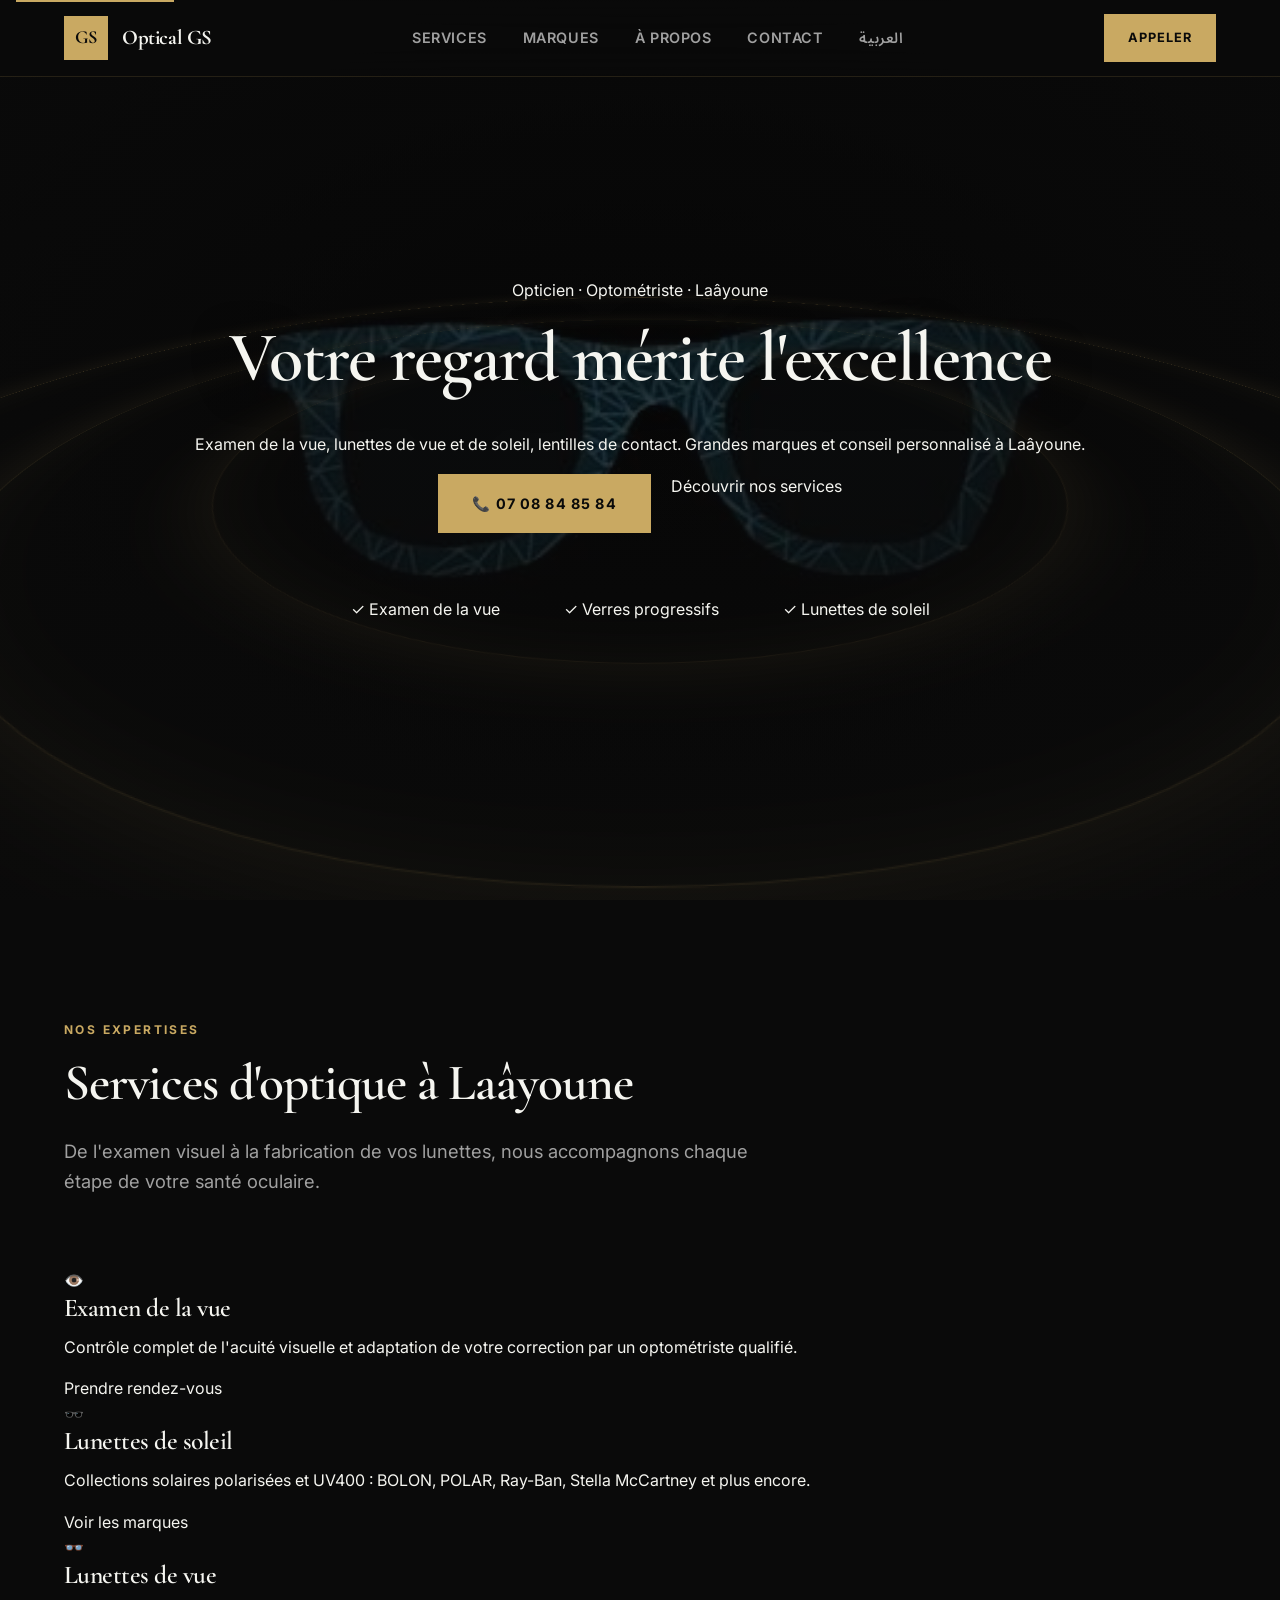
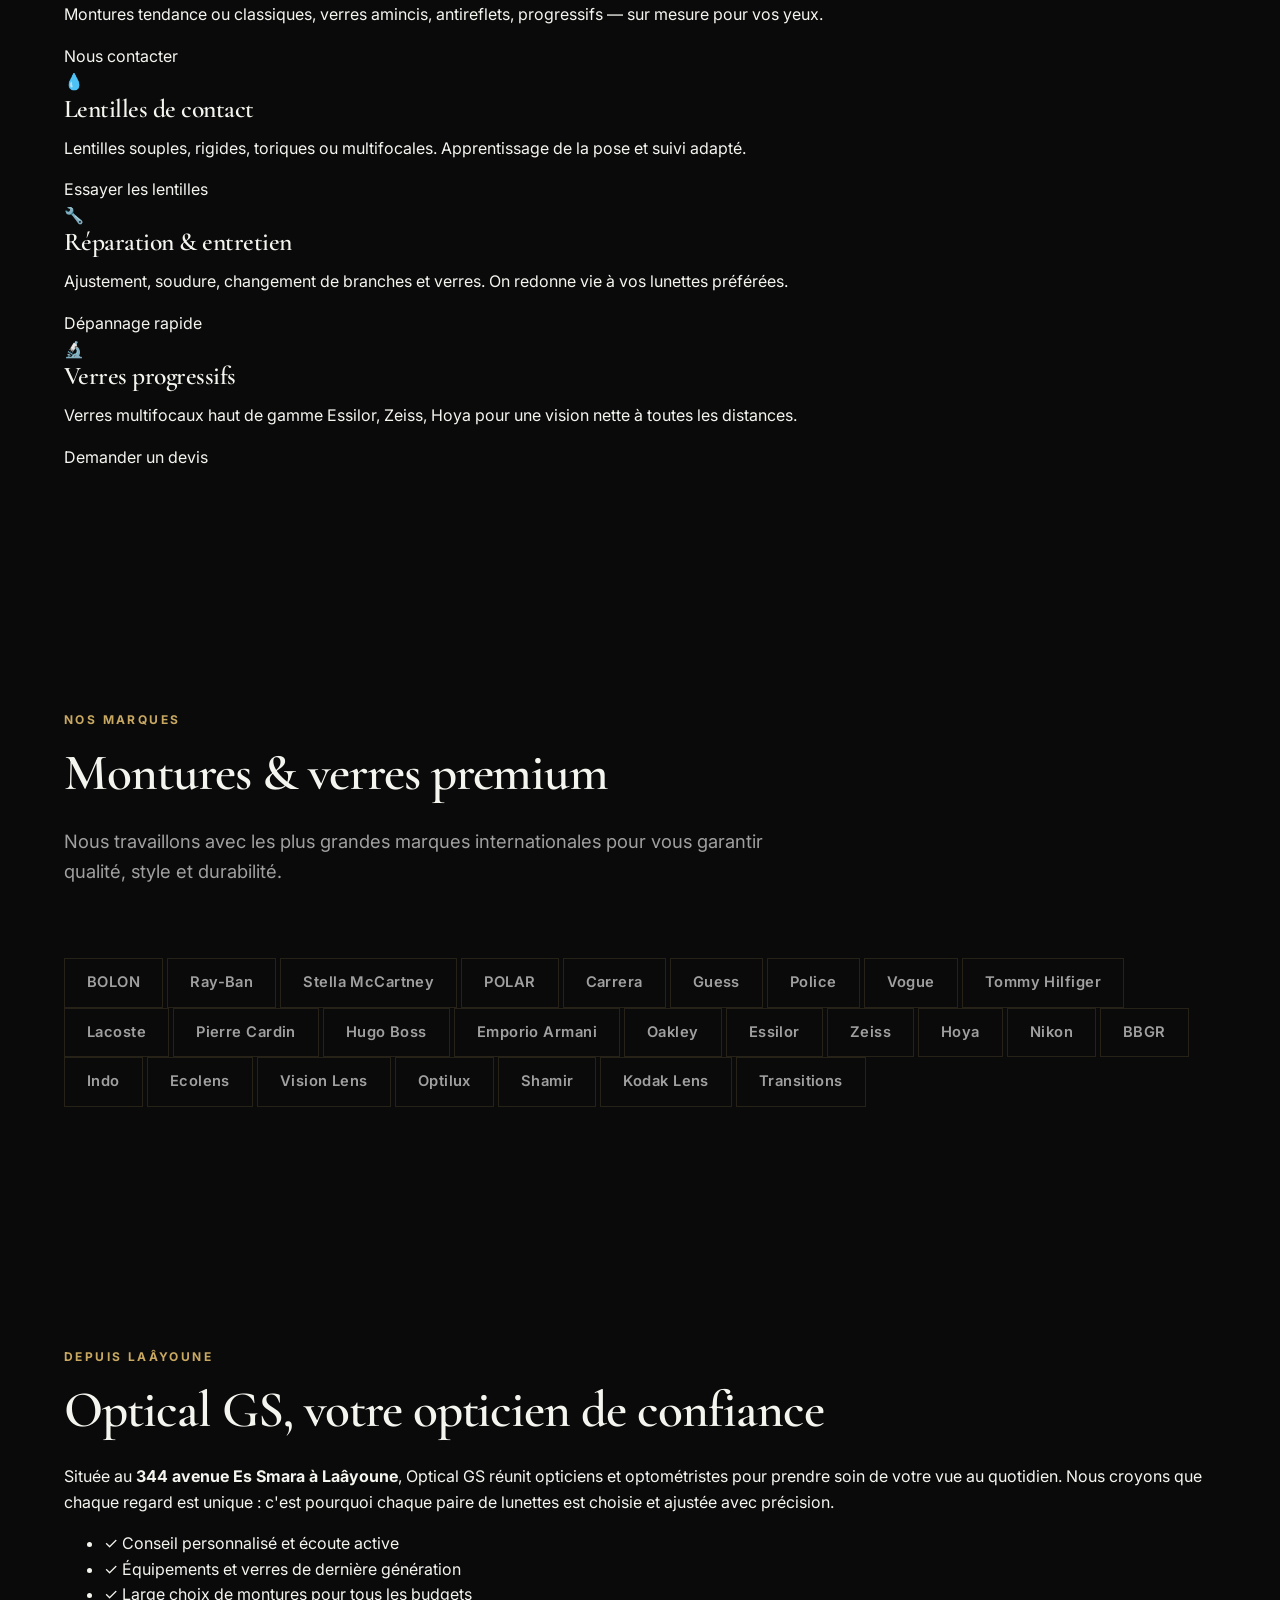
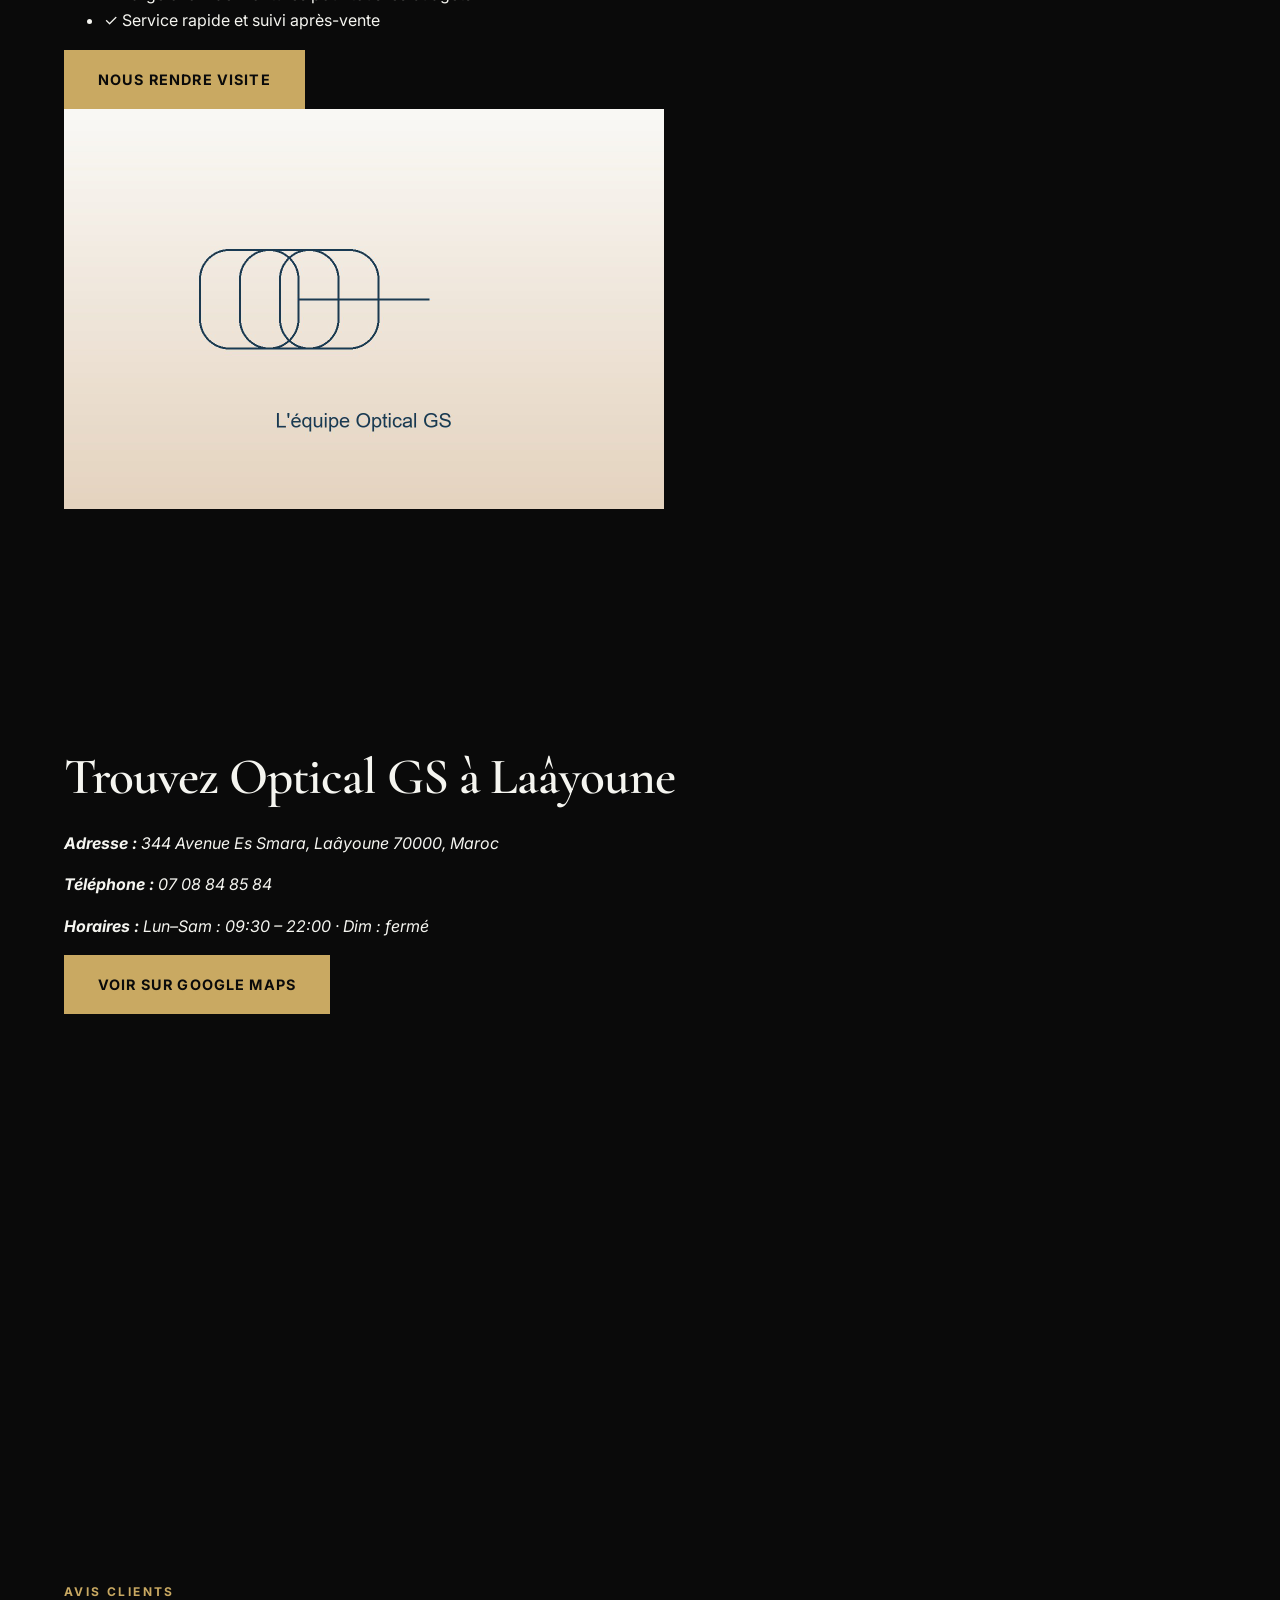
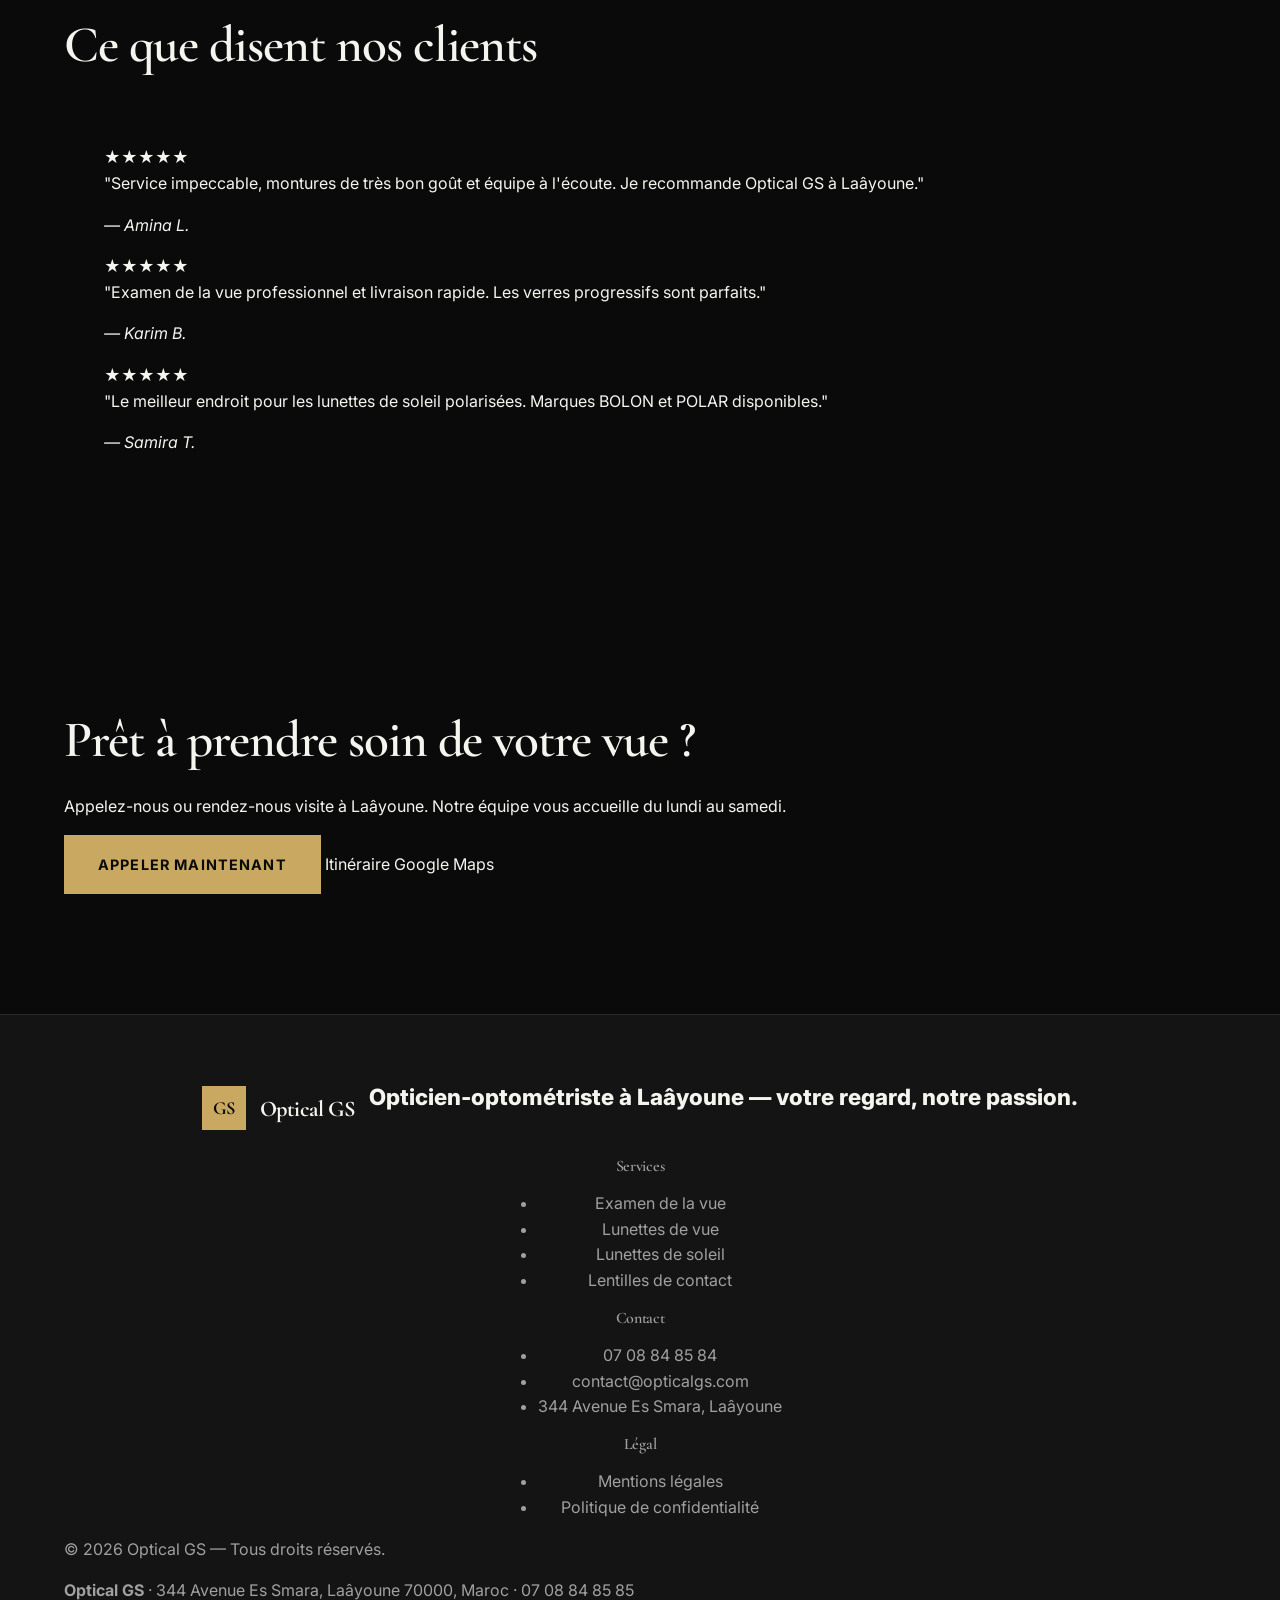
<file: index.html>
<!DOCTYPE html>
<html lang="fr">
<head>
  <meta charset="UTF-8">
  <meta name="viewport" content="width=device-width, initial-scale=1.0">
  <title>Optical GS — Opticien Optométriste à Laâyoune | Lunettes & Lentilles</title>
  <meta name="description" content="Optical GS, opticien-optométriste à Laâyoune, 344 avenue Es Smara. Examen de la vue, lunettes de vue et de soleil, lentilles de contact, verres progressifs. Marques BOLON, POLAR, Ray-Ban, Stella McCartney, Essilor, Zeiss.">
  <meta name="keywords" content="opticien Laâyoune, optométriste Laâyoune, lunettes de soleil Laâyoune, lentilles de contact, examen de la vue, bssassi, بصاصير, نظارات طبية, BOLON, POLAR, Ray-Ban">
  
  <link rel="canonical" href="https://opticalgs.com/">
  <link rel="alternate" hreflang="fr" href="https://opticalgs.com/">
  <link rel="alternate" hreflang="ar" href="https://opticalgs.com/ar/">
  <link rel="alternate" hreflang="x-default" href="https://opticalgs.com/">
  
  <meta property="og:locale" content="fr_FR">
  <meta property="og:title" content="Optical GS — Opticien Optométriste à Laâyoune">
  <meta property="og:description" content="Examen de la vue, lunettes de soleil, lentilles de contact. Marques BOLON, POLAR, Ray-Ban, Essilor.">
  <meta property="og:type" content="business.business">
  <meta property="og:url" content="https://opticalgs.com">
  <meta property="og:image" content="https://opticalgs.com/assets/og-image.jpg">
  <meta property="og:image:width" content="1200">
  <meta property="og:image:height" content="630">
  <meta property="business:contact_data:street_address" content="344 Avenue Es Smara">
  <meta property="business:contact_data:locality" content="Laâyoune">
  <meta property="business:contact_data:postal_code" content="70000">
  <meta property="business:contact_data:country_name" content="Morocco">
  
  <meta name="twitter:card" content="summary_large_image">
  <meta name="twitter:title" content="Optical GS — Opticien Optométriste à Laâyoune">
  <meta name="twitter:description" content="Examen de la vue, lunettes de soleil, lentilles de contact. Marques BOLON, POLAR, Ray-Ban.">
  <meta name="twitter:image" content="https://opticalgs.com/assets/og-image.jpg">
  
  <link rel="icon" href="data:image/svg+xml,%3Csvg xmlns='http://www.w3.org/2000/svg' viewBox='0 0 100 100'%3E%3Ctext y='.9em' font-size='90'%3E👓%3C/text%3E%3C/svg%3E">
  <link rel="apple-touch-icon" href="assets/apple-touch-icon.png">
  
  <link rel="preconnect" href="https://fonts.googleapis.com">
  <link rel="preconnect" href="https://fonts.gstatic.com" crossorigin>
  <link href="https://fonts.googleapis.com/css2?family=Inter:wght@300;400;500;600;700;800&family=Cormorant+Garamond:ital,wght@0,400;0,500;0,600;0,700;1,400&family=Noto+Sans+Arabic:wght@400;500;600;700&display=swap" rel="stylesheet">
  
  <link rel="stylesheet" href="styles.css">
  
  <script type="application/ld+json">
  {
    "@context": "https://schema.org",
    "@type": "Optician",
    "@id": "https://opticalgs.com/#opticien",
    "name": "Optical GS",
    "alternateName": ["Optical G&S", "OpticalGS", "أوبتيكال جي إس"],
    "description": "Opticien-optométriste à Laâyoune. Examens de la vue, lunettes de vue et de soleil, lentilles de contact, verres progressifs. Marques BOLON, POLAR, Ray-Ban, Stella McCartney, Essilor, Zeiss.",
    "url": "https://opticalgs.com",
    "telephone": "+212708848584",
    "email": "contact@opticalgs.com",
    "address": {
      "@type": "PostalAddress",
      "streetAddress": "344 Avenue Es Smara",
      "addressLocality": "Laâyoune",
      "addressRegion": "Laâyoune-Sakia El Hamra",
      "postalCode": "70000",
      "addressCountry": "MA"
    },
    "geo": {
      "@type": "GeoCoordinates",
      "latitude": "27.154512",
      "longitude": "-13.195392"
    },
    "openingHoursSpecification": [
      {
        "@type": "OpeningHoursSpecification",
        "dayOfWeek": ["Monday", "Tuesday", "Wednesday", "Thursday", "Friday", "Saturday"],
        "opens": "09:30",
        "closes": "22:00"
      }
    ],
    "priceRange": "$$",
    "image": "https://opticalgs.com/assets/og-image.jpg",
    "logo": "https://opticalgs.com/assets/logo.png",
    "areaServed": {
      "@type": "City",
      "name": "Laâyoune"
    },
    "sameAs": [
      "https://maps.app.goo.gl/qfG16dKSoZ9LFchX7",
      "https://www.instagram.com/opticalgs.sud"
    ],
    "hasOfferCatalog": {
      "@type": "OfferCatalog",
      "name": "Services optiques",
      "itemListElement": [
        {"@type": "Offer", "itemOffered": {"@type": "Service", "name": "Examen de la vue"}},
        {"@type": "Offer", "itemOffered": {"@type": "Service", "name": "Lunettes de vue"}},
        {"@type": "Offer", "itemOffered": {"@type": "Service", "name": "Lunettes de soleil"}},
        {"@type": "Offer", "itemOffered": {"@type": "Service", "name": "Lentilles de contact"}},
        {"@type": "Offer", "itemOffered": {"@type": "Service", "name": "Verres progressifs"}}
      ]
    }
  }
  </script>
</head>
<body>
  <a href="#main" class="skip-link">Aller au contenu</a>

  <header class="site-header" role="banner">
    <div class="container header-inner">
      <a href="/" class="brand" aria-label="Optical GS — Accueil">
        <span class="brand-mark">GS</span>
        <span class="brand-text">Optical GS</span>
      </a>
      <button class="nav-toggle" aria-label="Ouvrir le menu" aria-expanded="false" aria-controls="main-nav">
        <span></span><span></span><span></span>
      </button>
      <nav id="main-nav" class="main-nav" role="navigation" aria-label="Navigation principale">
        <ul>
          <li><a href="#services">Services</a></li>
          <li><a href="#marques">Marques</a></li>
          <li><a href="#apropos">À propos</a></li>
          <li><a href="#contact">Contact</a></li>
          <li><a href="ar/index.html" lang="ar" dir="rtl">العربية</a></li>
        </ul>
      </nav>
      <a href="tel:+212708848584" class="header-cta btn-primary">Appeler</a>
    </div>
  </header>

  <main id="main">
    <!-- Hero with video background + 3D depth -->
    <section class="hero" role="region" aria-label="Opticien optométriste à Laâyoune">
      <div class="hero-video" aria-hidden="true">
        <video autoplay muted loop playsinline preload="metadata" poster="assets/hero-poster.jpg">
          <source src="assets/hero-video.mp4" type="video/mp4">
        </video>
        <div class="hero-video-overlay"></div>
      </div>
      <div class="hero-depth" aria-hidden="true">
        <div class="depth-ring ring-1"></div>
        <div class="depth-ring ring-2"></div>
        <div class="depth-ring ring-3"></div>
        <div class="depth-glow"></div>
      </div>
      <div class="container hero-content">
        <p class="hero-eyebrow">Opticien · Optométriste · Laâyoune</p>
        <h1>Votre regard mérite l'excellence</h1>
        <p class="hero-subtitle">Examen de la vue, lunettes de vue et de soleil, lentilles de contact. Grandes marques et conseil personnalisé à Laâyoune.</p>
        <div class="hero-actions">
          <a href="tel:+212708848584" class="btn-primary btn-lg">📞 07 08 84 85 84</a>
          <a href="#services" class="btn-outline btn-lg">Découvrir nos services</a>
        </div>
        <div class="hero-trust">
          <span class="trust-badge">✓ Examen de la vue</span>
          <span class="trust-badge">✓ Verres progressifs</span>
          <span class="trust-badge">✓ Lunettes de soleil</span>
        </div>
      </div>
    </section>

    <!-- Services -->
    <section id="services" class="section section-dark">
      <div class="container">
        <div class="section-header">
          <p class="section-eyebrow">Nos expertises</p>
          <h2>Services d'optique à Laâyoune</h2>
          <p class="section-subtitle">De l'examen visuel à la fabrication de vos lunettes, nous accompagnons chaque étape de votre santé oculaire.</p>
        </div>
        <div class="grid-3">
          <article class="card tilt-card" data-tilt>
            <div class="card-icon" aria-hidden="true">👁️</div>
            <h3>Examen de la vue</h3>
            <p>Contrôle complet de l'acuité visuelle et adaptation de votre correction par un optométriste qualifié.</p>
            <a href="tel:+212708848584" class="card-link">Prendre rendez-vous</a>
          </article>
          <article class="card tilt-card" data-tilt>
            <div class="card-icon" aria-hidden="true">🕶️</div>
            <h3>Lunettes de soleil</h3>
            <p>Collections solaires polarisées et UV400 : BOLON, POLAR, Ray-Ban, Stella McCartney et plus encore.</p>
            <a href="#marques" class="card-link">Voir les marques</a>
          </article>
          <article class="card tilt-card" data-tilt>
            <div class="card-icon" aria-hidden="true">👓</div>
            <h3>Lunettes de vue</h3>
            <p>Montures tendance ou classiques, verres amincis, antireflets, progressifs — sur mesure pour vos yeux.</p>
            <a href="tel:+212708848584" class="card-link">Nous contacter</a>
          </article>
          <article class="card tilt-card" data-tilt>
            <div class="card-icon" aria-hidden="true">💧</div>
            <h3>Lentilles de contact</h3>
            <p>Lentilles souples, rigides, toriques ou multifocales. Apprentissage de la pose et suivi adapté.</p>
            <a href="tel:+212708848584" class="card-link">Essayer les lentilles</a>
          </article>
          <article class="card tilt-card" data-tilt>
            <div class="card-icon" aria-hidden="true">🔧</div>
            <h3>Réparation & entretien</h3>
            <p>Ajustement, soudure, changement de branches et verres. On redonne vie à vos lunettes préférées.</p>
            <a href="tel:+212708848584" class="card-link">Dépannage rapide</a>
          </article>
          <article class="card tilt-card" data-tilt>
            <div class="card-icon" aria-hidden="true">🔬</div>
            <h3>Verres progressifs</h3>
            <p>Verres multifocaux haut de gamme Essilor, Zeiss, Hoya pour une vision nette à toutes les distances.</p>
            <a href="tel:+212708848584" class="card-link">Demander un devis</a>
          </article>
        </div>
      </div>
    </section>

    <!-- Marques -->
    <section id="marques" class="section section-light">
      <div class="container">
        <div class="section-header">
          <p class="section-eyebrow">Nos marques</p>
          <h2>Montures & verres premium</h2>
          <p class="section-subtitle">Nous travaillons avec les plus grandes marques internationales pour vous garantir qualité, style et durabilité.</p>
        </div>
        <div class="brands-grid" role="list" aria-label="Marques disponibles chez Optical GS">
          <span class="brand-chip" role="listitem">BOLON</span>
          <span class="brand-chip" role="listitem">Ray-Ban</span>
          <span class="brand-chip" role="listitem">Stella McCartney</span>
          <span class="brand-chip" role="listitem">POLAR</span>
          <span class="brand-chip" role="listitem">Carrera</span>
          <span class="brand-chip" role="listitem">Guess</span>
          <span class="brand-chip" role="listitem">Police</span>
          <span class="brand-chip" role="listitem">Vogue</span>
          <span class="brand-chip" role="listitem">Tommy Hilfiger</span>
          <span class="brand-chip" role="listitem">Lacoste</span>
          <span class="brand-chip" role="listitem">Pierre Cardin</span>
          <span class="brand-chip" role="listitem">Hugo Boss</span>
          <span class="brand-chip" role="listitem">Emporio Armani</span>
          <span class="brand-chip" role="listitem">Oakley</span>
          <span class="brand-chip" role="listitem">Essilor</span>
          <span class="brand-chip" role="listitem">Zeiss</span>
          <span class="brand-chip" role="listitem">Hoya</span>
          <span class="brand-chip" role="listitem">Nikon</span>
          <span class="brand-chip" role="listitem">BBGR</span>
          <span class="brand-chip" role="listitem">Indo</span>
          <span class="brand-chip" role="listitem">Ecolens</span>
          <span class="brand-chip" role="listitem">Vision Lens</span>
          <span class="brand-chip" role="listitem">Optilux</span>
          <span class="brand-chip" role="listitem">Shamir</span>
          <span class="brand-chip" role="listitem">Kodak Lens</span>
          <span class="brand-chip" role="listitem">Transitions</span>
        </div>
      </div>
    </section>

    <!-- À propos -->
    <section id="apropos" class="section section-dark">
      <div class="container split">
        <div class="split-text">
          <p class="section-eyebrow">Depuis Laâyoune</p>
          <h2>Optical GS, votre opticien de confiance</h2>
          <p>Située au <strong>344 avenue Es Smara à Laâyoune</strong>, Optical GS réunit opticiens et optométristes pour prendre soin de votre vue au quotidien. Nous croyons que chaque regard est unique : c'est pourquoi chaque paire de lunettes est choisie et ajustée avec précision.</p>
          <ul class="feature-list">
            <li>✓ Conseil personnalisé et écoute active</li>
            <li>✓ Équipements et verres de dernière génération</li>
            <li>✓ Large choix de montures pour tous les budgets</li>
            <li>✓ Service rapide et suivi après-vente</li>
          </ul>
          <a href="#contact" class="btn-primary">Nous rendre visite</a>
        </div>
        <div class="split-media">
          <img src="assets/about-optical.jpg" alt="Intérieur de la boutique Optical GS à Laâyoune avec des montures exposées" width="600" height="750" loading="lazy">
        </div>
      </div>
    </section>

    <!-- Local SEO block -->
    <section class="section section-local" aria-label="Localisation à Laâyoune">
      <div class="container">
        <div class="local-card">
          <div class="local-info">
            <h2>Trouvez Optical GS à Laâyoune</h2>
            <address itemscope itemtype="https://schema.org/PostalAddress">
              <p><strong>Adresse :</strong> <span itemprop="streetAddress">344 Avenue Es Smara</span>, <span itemprop="addressLocality">Laâyoune</span> <span itemprop="postalCode">70000</span>, <span itemprop="addressCountry">Maroc</span></p>
              <p><strong>Téléphone :</strong> <a href="tel:+212708848584" itemprop="telephone">07 08 84 85 84</a></p>
              <p><strong>Horaires :</strong> Lun–Sam : 09:30 – 22:00 · Dim : fermé</p>
            </address>
            <a href="https://maps.app.goo.gl/qfG16dKSoZ9LFchX7" class="btn-primary" target="_blank" rel="noopener">Voir sur Google Maps</a>
          </div>
          <div class="local-map">
            <iframe 
              src="https://www.google.com/maps/embed?pb=!1m18!1m12!1m3!1d3396.7!2d-13.2033!3d27.1536!2m3!1f0!2f0!3f0!3m2!1i1024!2i768!4f13.1!3m3!1m2!1s0x0%3A0xefbd28365c1eb964!2sOptical+GS!5e0!3m2!1sfr!2sma!4v1700000000000"
              width="100%" 
              height="100%" 
              style="border:0; min-height:320px;" 
              allowfullscreen="" 
              loading="lazy" 
              referrerpolicy="no-referrer-when-downgrade"
              title="Carte Google Maps de Optical GS à Laâyoune"
              aria-label="Localisation de Optical GS sur Google Maps">
            </iframe>
          </div>
        </div>
      </div>
    </section>

    <!-- Avis -->
    <section class="section section-testimonials" aria-label="Avis clients">
      <div class="container">
        <div class="section-header">
          <p class="section-eyebrow">Avis clients</p>
          <h2>Ce que disent nos clients</h2>
        </div>
        <div class="grid-3">
          <blockquote class="testimonial">
            <div class="stars" aria-label="5 étoiles sur 5">★★★★★</div>
            <p>"Service impeccable, montures de très bon goût et équipe à l'écoute. Je recommande Optical GS à Laâyoune."</p>
            <cite>— Amina L.</cite>
          </blockquote>
          <blockquote class="testimonial">
            <div class="stars" aria-label="5 étoiles sur 5">★★★★★</div>
            <p>"Examen de la vue professionnel et livraison rapide. Les verres progressifs sont parfaits."</p>
            <cite>— Karim B.</cite>
          </blockquote>
          <blockquote class="testimonial">
            <div class="stars" aria-label="5 étoiles sur 5">★★★★★</div>
            <p>"Le meilleur endroit pour les lunettes de soleil polarisées. Marques BOLON et POLAR disponibles."</p>
            <cite>— Samira T.</cite>
          </blockquote>
        </div>
      </div>
    </section>

    <!-- Contact / CTA -->
    <section id="contact" class="section section-cta">
      <div class="container cta-content">
        <h2>Prêt à prendre soin de votre vue ?</h2>
        <p>Appelez-nous ou rendez-nous visite à Laâyoune. Notre équipe vous accueille du lundi au samedi.</p>
        <div class="cta-actions">
          <a href="tel:+212708848584" class="btn-primary btn-lg">Appeler maintenant</a>
          <a href="https://maps.app.goo.gl/qfG16dKSoZ9LFchX7" class="btn-outline btn-lg" target="_blank" rel="noopener">Itinéraire Google Maps</a>
        </div>
      </div>
    </section>
  </main>

  <footer class="site-footer" role="contentinfo">
    <div class="container footer-inner">
      <div class="footer-brand">
        <span class="brand-mark">GS</span>
        <span class="brand-text">Optical GS</span>
        <p>Opticien-optométriste à Laâyoune — votre regard, notre passion.</p>
      </div>
      <div class="footer-links">
        <div>
          <h4>Services</h4>
          <ul>
            <li><a href="#services">Examen de la vue</a></li>
            <li><a href="#services">Lunettes de vue</a></li>
            <li><a href="#services">Lunettes de soleil</a></li>
            <li><a href="#services">Lentilles de contact</a></li>
          </ul>
        </div>
        <div>
          <h4>Contact</h4>
          <ul>
            <li><a href="tel:+212708848584">07 08 84 85 84</a></li>
            <li><a href="mailto:contact@opticalgs.com">contact@opticalgs.com</a></li>
            <li>344 Avenue Es Smara, Laâyoune</li>
          </ul>
        </div>
        <div>
          <h4>Légal</h4>
          <ul>
            <li><a href="#">Mentions légales</a></li>
            <li><a href="#">Politique de confidentialité</a></li>
          </ul>
        </div>
      </div>
    </div>
    <div class="container footer-bottom">
      <p>© 2026 Optical GS — Tous droits réservés.</p>
      <p class="nap-footer"><strong>Optical GS</strong> · 344 Avenue Es Smara, Laâyoune 70000, Maroc · <a href="tel:+212708848584">07 08 84 85 85</a></p>
    </div>
  </footer>

  <script src="main.js"></script>
</body>
</html>
</file>
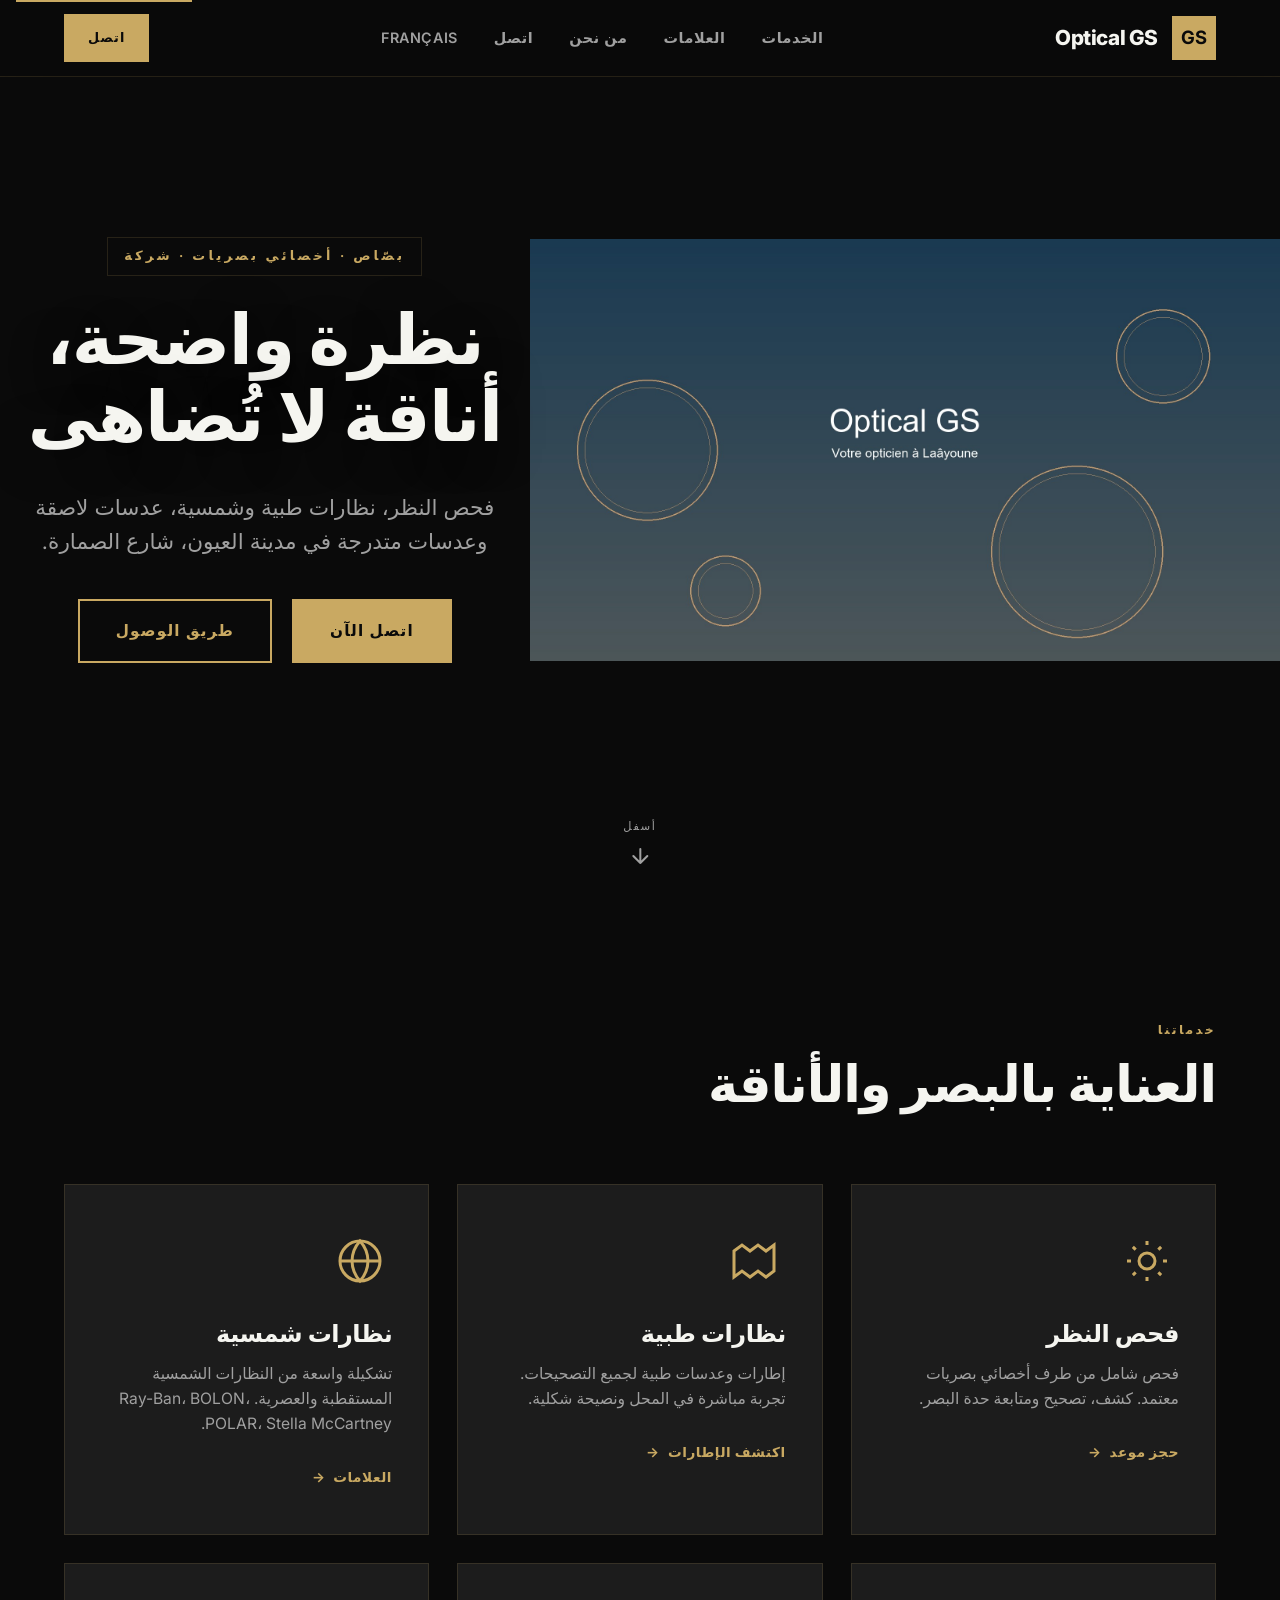
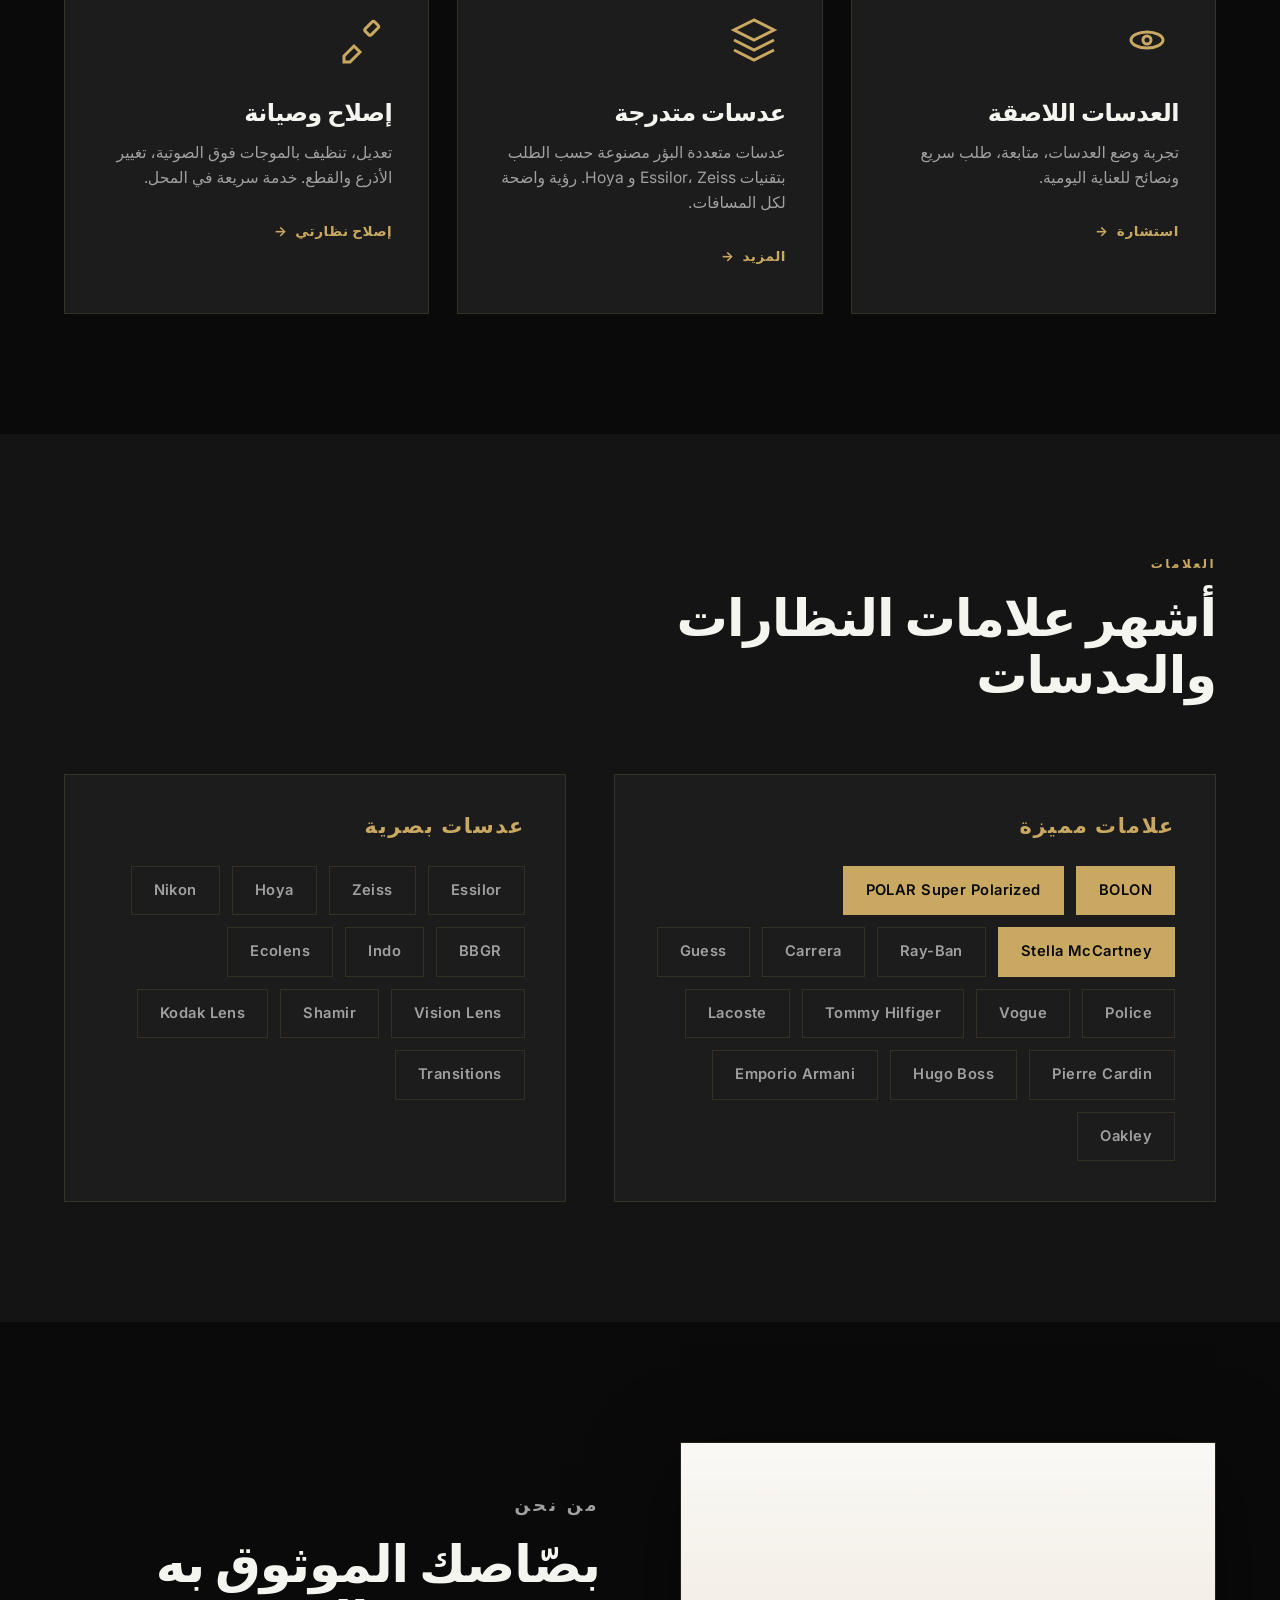
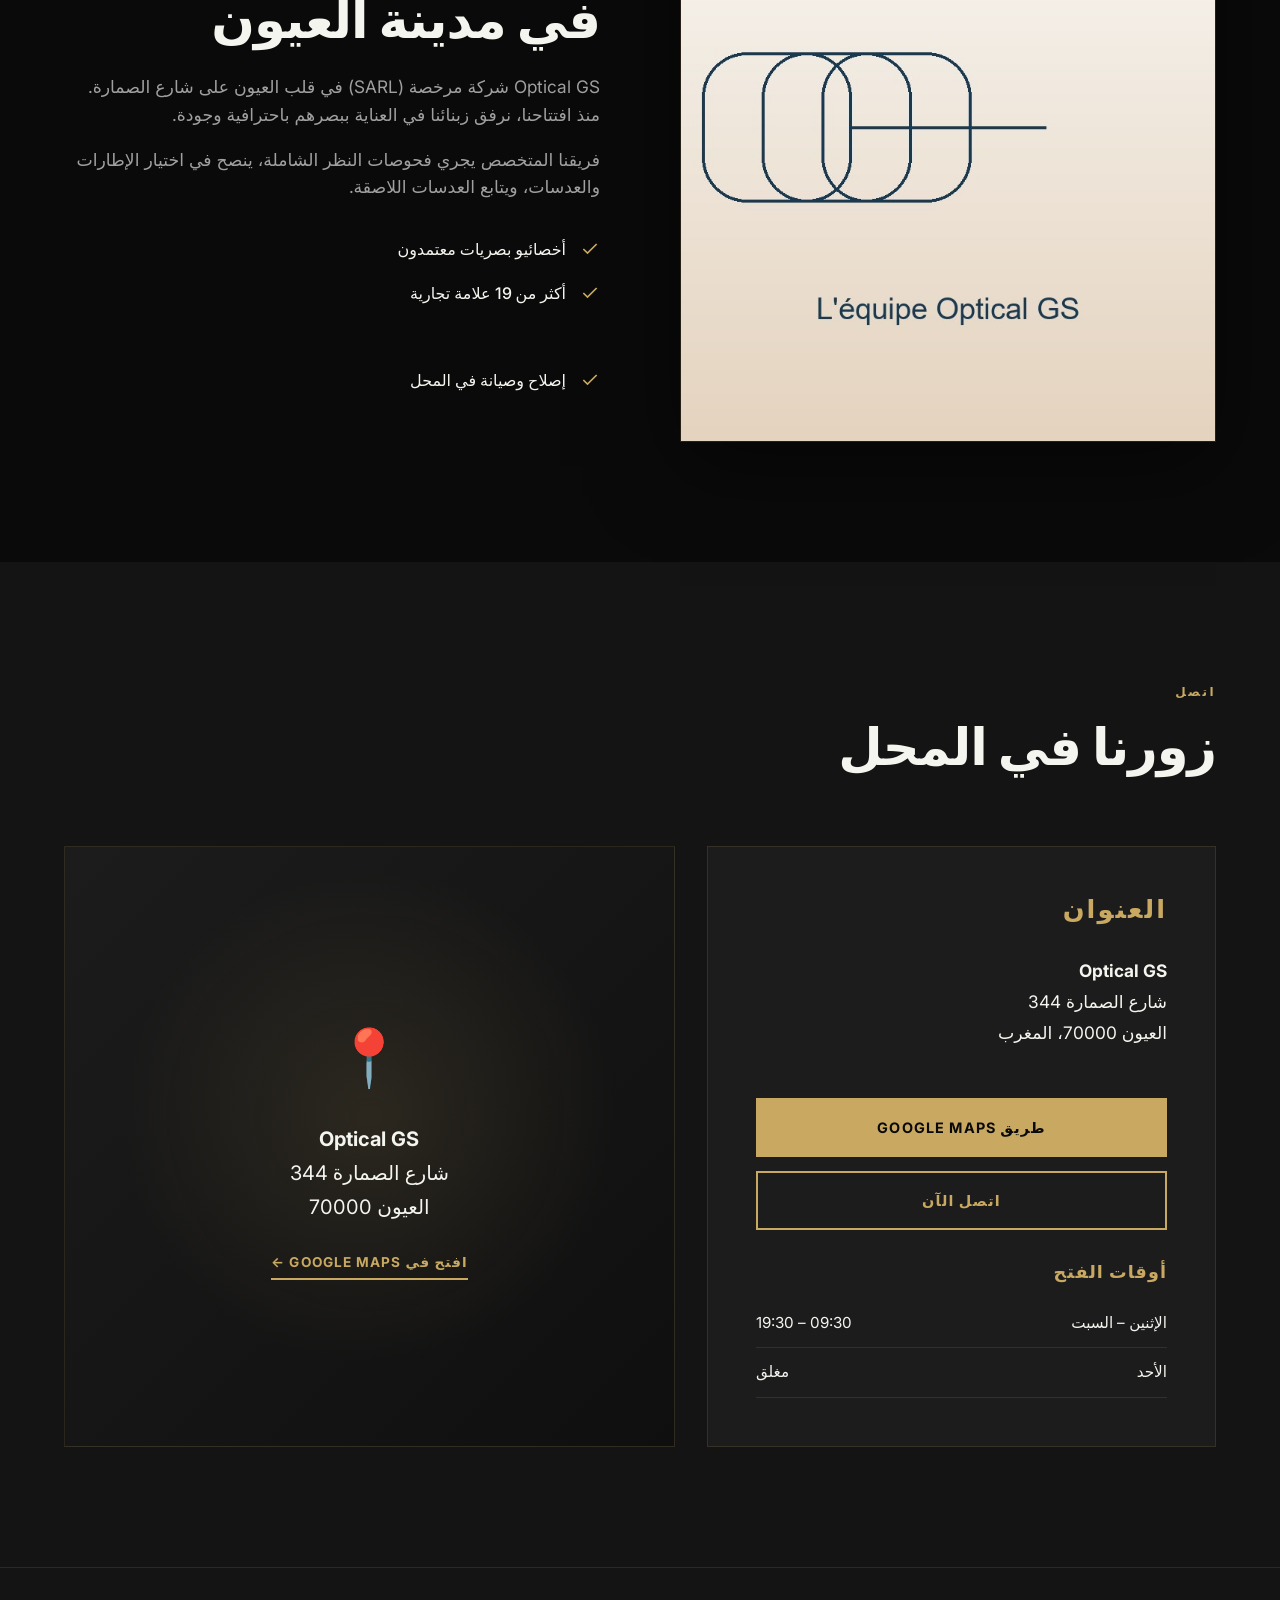
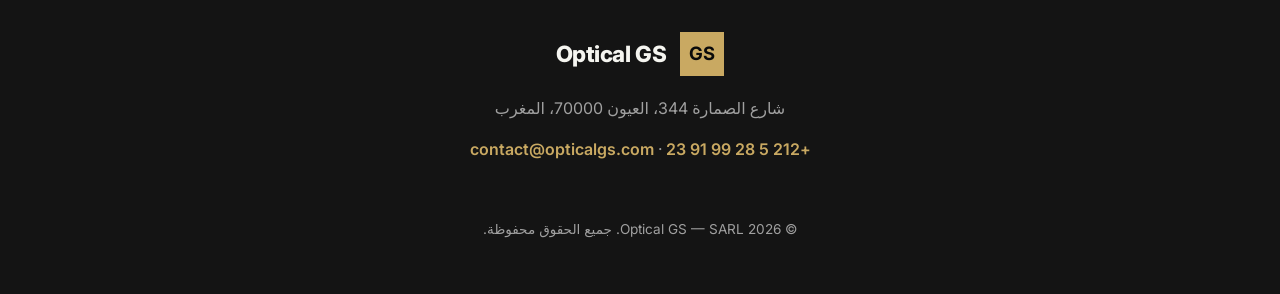
<file: ar/index.html>
<!DOCTYPE html>
<html lang="ar" dir="rtl">
<head>
  <meta charset="UTF-8">
  <meta name="viewport" content="width=device-width, initial-scale=1.0">
  <title>Optical GS — بصّاص و أخصائي بصريات بالعيون</title>
  <meta name="description" content="Optical GS، بصّاص وأخصائي بصريات بمدينة العيون. فحص النظر، نظارات طبية وشمسية، عدسات لاصقة، عدسات متدرجة. توجد علامات BOLON و POLAR و Ray-Ban.">
  <meta property="og:title" content="Optical GS — بصّاص و أخصائي بصريات بالعيون">
  <meta property="og:description" content="فحص النظر، نظارات طبية وشمسية، عدسات لاصقة. العيون، شارع الصمارة.">
  <link rel="preconnect" href="https://fonts.googleapis.com">
  <link rel="preconnect" href="https://fonts.gstatic.com" crossorigin>
  <link href="https://fonts.googleapis.com/css2?family=Inter:wght@400;500;600;700;800&family=Playfair+Display:wght@600;700&display=swap" rel="stylesheet">
  <link rel="stylesheet" href="../styles.css">
  <style>
    :lang(ar) { font-family: 'Inter', 'Noto Sans Arabic', system-ui, sans-serif; }
  </style>
  <script type="application/ld+json">
  {
    "@context": "https://schema.org",
    "@type": "Optician",
    "name": "Optical GS",
    "description": "بصّاص وأخصائي بصريات بالعيون. فحص النظر، نظارات طبية وشمسية، عدسات لاصقة.",
    "address": {
      "@type": "PostalAddress",
      "streetAddress": "344 شارع الصمارة",
      "addressLocality": "العيون",
      "postalCode": "70000",
      "addressCountry": "MA"
    },
    "telephone": "+212****9123",
    "openingHours": "Mo-Sa 09:30-19:30",
    "url": "https://opticalgs.com/ar/"
  }
  </script>
</head>
<body>
  <a href="#main" class="skip-link">انتقل إلى المحتوى</a>

  <header class="site-header" role="banner">
    <div class="container header-inner">
      <a href="../index.html" class="brand" aria-label="Optical GS — الرئيسية">
        <span class="brand-mark">GS</span>
        <span class="brand-text">Optical GS</span>
      </a>
      <button class="nav-toggle" aria-label="افتح القائمة" aria-expanded="false" aria-controls="main-nav">
        <span></span><span></span><span></span>
      </button>
      <nav id="main-nav" class="main-nav" role="navigation">
        <ul>
          <li><a href="#services">الخدمات</a></li>
          <li><a href="#marques">العلامات</a></li>
          <li><a href="#apropos">من نحن</a></li>
          <li><a href="#contact">اتصل</a></li>
          <li><a href="../index.html" lang="fr">Français</a></li>
        </ul>
      </nav>
      <a href="tel:+212****9123" class="header-cta btn-primary">اتصل</a>
    </div>
  </header>

  <main id="main">
    <section class="hero" role="region" aria-label="الرئيسية">
      <div class="hero-media">
        <img src="../assets/hero-optical.jpg" alt="متجر Optical GS بالعيون" loading="eager">
        <div class="hero-overlay"></div>
      </div>
      <div class="container hero-content">
        <p class="eyebrow">بصّاص · أخصائي بصريات · شركة</p>
        <h1>نظرة واضحة، أناقة لا تُضاهى</h1>
        <p class="hero-lead">فحص النظر، نظارات طبية وشمسية، عدسات لاصقة وعدسات متدرجة في مدينة العيون، شارع الصمارة.</p>
        <div class="hero-actions">
          <a href="tel:+212****9123" class="btn-primary btn-large">اتصل الآن</a>
          <a href="https://www.google.com/maps/dir/?api=1&destination=Optical+GS%2C+344+Avenue+Es+Smara%2C+La%C3%A2youne%2C+Maroc" target="_blank" rel="noopener" class="btn-secondary btn-large">طريق الوصول</a>
        </div>
      </div>
      <div class="scroll-indicator" aria-hidden="true">
        <span>أسفل</span>
        <svg width="24" height="24" viewBox="0 0 24 24" fill="none"><path d="M12 5V19M12 19L5 12M12 19L19 12" stroke="currentColor" stroke-width="2" stroke-linecap="round" stroke-linejoin="round"/></svg>
      </div>
    </section>

    <section id="services" class="services section" role="region" aria-labelledby="services-title">
      <div class="container">
        <div class="section-header">
          <p class="section-eyebrow">خدماتنا</p>
          <h2 id="services-title">العناية بالبصر والأناقة</h2>
        </div>
        <div class="services-grid">
          <article class="service-card">
            <div class="service-icon"><svg width="48" height="48" viewBox="0 0 24 24" fill="none" stroke="currentColor" stroke-width="1.5"><circle cx="12" cy="12" r="4"/><path d="M12 2v2M12 20v2M4.93 4.93l1.41 1.41M17.66 17.66l1.41 1.41M2 12h2M20 12h2M6.34 17.66l-1.41 1.41M19.07 4.93l-1.41 1.41"/></svg></div>
            <h3>فحص النظر</h3>
            <p>فحص شامل من طرف أخصائي بصريات معتمد. كشف، تصحيح ومتابعة حدة البصر.</p>
            <a href="tel:+212****9123" class="link-arrow">حجز موعد</a>
          </article>
          <article class="service-card">
            <div class="service-icon"><svg width="48" height="48" viewBox="0 0 24 24" fill="none" stroke="currentColor" stroke-width="1.5"><path d="M2 7l4-3 4 3 4-3 4 3 4-3v13l-4 3-4-3-4 3-4-3-4 3V7z"/></svg></div>
            <h3>نظارات طبية</h3>
            <p>إطارات وعدسات طبية لجميع التصحيحات. تجربة مباشرة في المحل ونصيحة شكلية.</p>
            <a href="tel:+212****9123" class="link-arrow">اكتشف الإطارات</a>
          </article>
          <article class="service-card">
            <div class="service-icon"><svg width="48" height="48" viewBox="0 0 24 24" fill="none" stroke="currentColor" stroke-width="1.5"><circle cx="12" cy="12" r="10"/><path d="M12 2a15.3 15.3 0 0 1 4 10 15.3 15.3 0 0 1-4 10 15.3 15.3 0 0 1-4-10 15.3 15.3 0 0 1 4-10z"/><path d="M2 12h20"/></svg></div>
            <h3>نظارات شمسية</h3>
            <p>تشكيلة واسعة من النظارات الشمسية المستقطبة والعصرية. Ray-Ban، BOLON، POLAR، Stella McCartney.</p>
            <a href="#marques" class="link-arrow">العلامات</a>
          </article>
          <article class="service-card">
            <div class="service-icon"><svg width="48" height="48" viewBox="0 0 24 24" fill="none" stroke="currentColor" stroke-width="1.5"><ellipse cx="12" cy="12" rx="8" ry="4"/><circle cx="12" cy="12" r="2"/></svg></div>
            <h3>العدسات اللاصقة</h3>
            <p>تجربة وضع العدسات، متابعة، طلب سريع ونصائح للعناية اليومية.</p>
            <a href="tel:+212****9123" class="link-arrow">استشارة</a>
          </article>
          <article class="service-card">
            <div class="service-icon"><svg width="48" height="48" viewBox="0 0 24 24" fill="none" stroke="currentColor" stroke-width="1.5"><path d="M12 2L2 7l10 5 10-5-10-5z"/><path d="M2 17l10 5 10-5"/><path d="M2 12l10 5 10-5"/></svg></div>
            <h3>عدسات متدرجة</h3>
            <p>عدسات متعددة البؤر مصنوعة حسب الطلب بتقنيات Essilor، Zeiss و Hoya. رؤية واضحة لكل المسافات.</p>
            <a href="tel:+212****9123" class="link-arrow">المزيد</a>
          </article>
          <article class="service-card">
            <div class="service-icon"><svg width="48" height="48" viewBox="0 0 24 24" fill="none" stroke="currentColor" stroke-width="1.5"><path d="M14.7 6.3a1 1 0 0 0 0 1.4l1.6 1.6a1 1 0 0 0 1.4 0l3.3-3.3a1 1 0 0 0 0-1.4l-1.6-1.6a1 1 0 0 0-1.4 0z"/><path d="M4 20l5-5 3 3-5 5H4v-3z"/></svg></div>
            <h3>إصلاح وصيانة</h3>
            <p>تعديل، تنظيف بالموجات فوق الصوتية، تغيير الأذرع والقطع. خدمة سريعة في المحل.</p>
            <a href="tel:+212****9123" class="link-arrow">إصلاح نظارتي</a>
          </article>
        </div>
      </div>
    </section>

    <section id="marques" class="brands section alt" role="region" aria-labelledby="marques-title">
      <div class="container">
        <div class="section-header">
          <p class="section-eyebrow">العلامات</p>
          <h2 id="marques-title">أشهر علامات النظارات والعدسات</h2>
        </div>
        <div class="brands-layout">
          <div class="brands-featured">
            <h3>علامات مميزة</h3>
            <div class="brand-chips">
              <span class="brand-chip featured">BOLON</span>
              <span class="brand-chip featured">POLAR Super Polarized</span>
              <span class="brand-chip featured">Stella McCartney</span>
              <span class="brand-chip">Ray-Ban</span>
              <span class="brand-chip">Carrera</span>
              <span class="brand-chip">Guess</span>
              <span class="brand-chip">Police</span>
              <span class="brand-chip">Vogue</span>
              <span class="brand-chip">Tommy Hilfiger</span>
              <span class="brand-chip">Lacoste</span>
              <span class="brand-chip">Pierre Cardin</span>
              <span class="brand-chip">Hugo Boss</span>
              <span class="brand-chip">Emporio Armani</span>
              <span class="brand-chip">Oakley</span>
            </div>
          </div>
          <div class="brands-featured">
            <h3>عدسات بصرية</h3>
            <div class="brand-chips">
              <span class="brand-chip">Essilor</span>
              <span class="brand-chip">Zeiss</span>
              <span class="brand-chip">Hoya</span>
              <span class="brand-chip">Nikon</span>
              <span class="brand-chip">BBGR</span>
              <span class="brand-chip">Indo</span>
              <span class="brand-chip">Ecolens</span>
              <span class="brand-chip">Vision Lens</span>
              <span class="brand-chip">Shamir</span>
              <span class="brand-chip">Kodak Lens</span>
              <span class="brand-chip">Transitions</span>
            </div>
          </div>
        </div>
      </div>
    </section>

    <section id="apropos" class="about section" role="region" aria-labelledby="apropos-title">
      <div class="container about-grid">
        <div class="about-media">
          <img src="../assets/about-optical.jpg" alt="فريق Optical GS" loading="lazy">
        </div>
        <div class="about-text">
          <p class="section-eyebrow">من نحن</p>
          <h2 id="apropos-title">بصّاصك الموثوق به في مدينة العيون</h2>
          <p>Optical GS شركة مرخصة (SARL) في قلب العيون على شارع الصمارة. منذ افتتاحنا، نرفق زبنائنا في العناية ببصرهم باحترافية وجودة.</p>
          <p>فريقنا المتخصص يجري فحوصات النظر الشاملة، ينصح في اختيار الإطارات والعدسات، ويتابع العدسات اللاصقة.</p>
          <ul class="about-list">
            <li><svg width="20" height="20" viewBox="0 0 24 24" fill="none" stroke="currentColor" stroke-width="2"><path d="M20 6L9 17l-5-5"/></svg> أخصائيو بصريات معتمدون</li>
            <li><svg width="20" height="20" viewBox="0 0 24 24" fill="none" stroke="currentColor" stroke-width="2"><path d="M20 6L9 17l-5-5"/></svg> أكثر من 19 علامة تجارية</li>
            <li><svg width="20" height="20" viewBox="0 0 24 24" fill="none" stroke="currentColor" stroke-width="2"><path d="M20 6L9 17l-5-5"/></svg> خدمة بالفرنسية والعربية</li>
            <li><svg width="20" height="20" viewBox="0 0 24 24" fill="none" stroke="currentColor" stroke-width="2"><path d="M20 6L9 17l-5-5"/></svg> إصلاح وصيانة في المحل</li>
          </ul>
        </div>
      </div>
    </section>

    <section id="contact" class="contact section alt" role="region" aria-labelledby="contact-title">
      <div class="container">
        <div class="section-header">
          <p class="section-eyebrow">اتصل</p>
          <h2 id="contact-title">زورنا في المحل</h2>
        </div>
        <div class="contact-grid">
          <div class="contact-card">
            <h3>العنوان</h3>
            <p class="address-line"><strong>Optical GS</strong><br>شارع الصمارة 344<br>العيون 70000، المغرب</p>
            <div class="contact-actions">
              <a href="https://www.google.com/maps/dir/?api=1&destination=Optical+GS%2C+344+Avenue+Es+Smara%2C+La%C3%A2youne%2C+Maroc" target="_blank" rel="noopener" class="btn-primary">طريق Google Maps</a>
              <a href="tel:+212****9123" class="btn-secondary">اتصل الآن</a>
            </div>
            <div class="hours">
              <h4>أوقات الفتح</h4>
              <ul>
                <li><span>الإثنين – السبت</span> <span>09:30 – 19:30</span></li>
                <li><span>الأحد</span> <span>مغلق</span></li>
              </ul>
            </div>
          </div>
          <a href="https://www.google.com/maps?q=Optical+GS%2C+344+Avenue+Es+Smara%2C+La%C3%A2youne%2C+Maroc" target="_blank" rel="noopener" class="map-static" aria-label="عرض Optical GS على Google Maps">
            <div class="map-placeholder">
              <span class="map-pin" aria-hidden="true">📍</span>
              <span class="map-label"><strong>Optical GS</strong><br>شارع الصمارة 344<br>العيون 70000</span>
              <span class="map-cta">افتح في Google Maps ←</span>
            </div>
          </a>
        </div>
      </div>
    </section>
  </main>

  <footer class="site-footer" role="contentinfo">
    <div class="container footer-inner">
      <div class="footer-brand"><span class="brand-mark">GS</span><span class="brand-text">Optical GS</span></div>
      <div class="footer-info">
        <p>شارع الصمارة 344، العيون 70000، المغرب</p>
        <p><a href="tel:+212****9123">+212 5 28 99 91 23</a> · <a href="mailto:contact@opticalgs.com">contact@opticalgs.com</a></p>
      </div>
      <div class="footer-meta"><p>© 2026 Optical GS — SARL. جميع الحقوق محفوظة.</p></div>
    </div>
  </footer>

  <script src="../main.js"></script>
</body>
</html>
</file>
<file: styles.css>
/* ── Base ───────────────────────────────────────────────────────────────── */
:root {
  --color-bg: #0a0a0a;
  --color-surface: #141414;
  --color-surface-2: #1c1c1c;
  --color-text: #f5f5f0;
  --color-text-muted: #a0a0a0;
  --color-gold: #c9a962;
  --color-gold-light: #e8d5a3;
  --color-accent: #c9a962;
  --color-border: rgba(201, 169, 98, 0.15);
  --font-heading: 'Cormorant Garamond', Georgia, serif;
  --font-body: 'Inter', system-ui, sans-serif;
  --font-arabic: 'Noto Sans Arabic', system-ui, sans-serif;
  --radius: 0px;
  --shadow: 0 24px 80px rgba(0, 0, 0, 0.5);
  --max-width: 1200px;
}

* {
  box-sizing: border-box;
}

html {
  scroll-behavior: smooth;
}

@media (prefers-reduced-motion: reduce) {
  html {
    scroll-behavior: auto;
  }
  *, *::before, *::after {
    animation-duration: 0.01ms !important;
    animation-iteration-count: 1 !important;
    transition-duration: 0.01ms !important;
  }
}

body {
  margin: 0;
  font-family: var(--font-body);
  background: var(--color-bg);
  color: var(--color-text);
  line-height: 1.6;
  -webkit-font-smoothing: antialiased;
}

:lang(ar) {
  font-family: var(--font-arabic);
}

img {
  max-width: 100%;
  height: auto;
  display: block;
}

a {
  color: inherit;
  text-decoration: none;
}

.container {
  width: 100%;
  max-width: var(--max-width);
  margin: 0 auto;
  padding: 0 24px;
}

.skip-link {
  position: absolute;
  top: -40px;
  left: 16px;
  background: var(--color-gold);
  color: var(--color-bg);
  padding: 8px 16px;
  z-index: 100;
  font-weight: 600;
}

.skip-link:focus {
  top: 16px;
}

/* ── Typography ──────────────────────────────────────────────────────────── */
h1, h2, h3, h4 {
  font-family: var(--font-heading);
  font-weight: 600;
  line-height: 1.1;
  margin: 0 0 0.5em;
  letter-spacing: -0.02em;
}

h1 {
  font-size: clamp(2.8rem, 5.5vw, 5rem);
}

h2 {
  font-size: clamp(2rem, 4vw, 3.2rem);
}

h3 {
  font-size: clamp(1.3rem, 2vw, 1.7rem);
}

p {
  margin: 0 0 1em;
}

/* ── Buttons ─────────────────────────────────────────────────────────────── */
.btn-primary,
.btn-secondary {
  display: inline-flex;
  align-items: center;
  justify-content: center;
  gap: 8px;
  padding: 16px 32px;
  font-family: var(--font-body);
  font-weight: 700;
  font-size: 0.9rem;
  letter-spacing: 0.08em;
  text-transform: uppercase;
  border: 2px solid transparent;
  cursor: pointer;
  transition: transform 0.25s ease, box-shadow 0.25s ease, background 0.25s ease, border-color 0.25s ease;
  text-align: center;
}

.btn-primary {
  background: var(--color-gold);
  color: #0a0a0a !important;
  border-color: var(--color-gold);
}

.btn-primary:hover {
  background: var(--color-gold-light);
  border-color: var(--color-gold-light);
  transform: translateY(-3px);
  box-shadow: 0 12px 30px rgba(201, 169, 98, 0.25);
}

.btn-secondary {
  background: transparent;
  color: var(--color-gold) !important;
  border-color: var(--color-gold);
}

.btn-secondary:hover {
  background: var(--color-gold);
  color: #0a0a0a !important;
  transform: translateY(-3px);
  box-shadow: 0 12px 30px rgba(201, 169, 98, 0.15);
}

.btn-large {
  padding: 18px 36px;
  font-size: 0.95rem;
}

/* ── Header ─────────────────────────────────────────────────────────────── */
.site-header {
  position: fixed;
  top: 0;
  left: 0;
  right: 0;
  z-index: 50;
  background: rgba(10, 10, 10, 0.75);
  backdrop-filter: blur(20px);
  border-bottom: 1px solid var(--color-border);
}

.header-inner {
  display: flex;
  align-items: center;
  justify-content: space-between;
  height: 76px;
  gap: 24px;
}

.brand {
  display: flex;
  align-items: center;
  gap: 14px;
  font-weight: 800;
  font-size: 1.3rem;
}

.brand-mark {
  width: 44px;
  height: 44px;
  display: flex;
  align-items: center;
  justify-content: center;
  background: var(--color-gold);
  color: #0a0a0a;
  font-family: var(--font-heading);
  font-weight: 700;
  font-size: 1.15rem;
}

.brand-text {
  font-family: var(--font-heading);
  letter-spacing: -0.02em;
  color: var(--color-text);
}

.main-nav ul {
  display: flex;
  list-style: none;
  gap: 36px;
  margin: 0;
  padding: 0;
}

.main-nav a {
  font-weight: 600;
  font-size: 0.9rem;
  letter-spacing: 0.04em;
  text-transform: uppercase;
  color: var(--color-text-muted);
  position: relative;
  padding-bottom: 4px;
  transition: color 0.2s ease;
}

.main-nav a:hover,
.main-nav a:focus {
  color: var(--color-gold);
}

.main-nav a::after {
  content: '';
  position: absolute;
  bottom: 0;
  left: 0;
  width: 0;
  height: 1px;
  background: var(--color-gold);
  transition: width 0.25s ease;
}

.main-nav a:hover::after,
.main-nav a:focus::after {
  width: 100%;
}

.header-cta {
  padding: 12px 22px;
  font-size: 0.8rem;
}

.nav-toggle {
  display: none;
  flex-direction: column;
  justify-content: center;
  gap: 5px;
  width: 44px;
  height: 44px;
  background: none;
  border: none;
  cursor: pointer;
}

.nav-toggle span {
  display: block;
  width: 24px;
  height: 2px;
  background: var(--color-gold);
  transition: transform 0.3s ease, opacity 0.3s ease;
}

/* ── Hero ────────────────────────────────────────────────────────────────── */
.hero {
  position: relative;
  min-height: 100svh;
  display: flex;
  align-items: center;
  justify-content: center;
  overflow: hidden;
  background: var(--color-bg);
}

.hero-video {
  position: absolute;
  inset: 0;
  z-index: 0;
}

.hero-video video {
  width: 100%;
  height: 100%;
  object-fit: cover;
  opacity: 0.85;
}

.hero-video-overlay {
  position: absolute;
  inset: 0;
  background:
    radial-gradient(ellipse at 50% 50%, rgba(10,10,10,0.1) 0%, rgba(10,10,10,0.7) 60%, rgba(10,10,10,0.95) 100%),
    linear-gradient(180deg, rgba(10,10,10,0.3) 0%, rgba(10,10,10,0.85) 100%);
}

.hero-depth {
  position: absolute;
  inset: 0;
  z-index: 1;
  pointer-events: none;
  perspective: 1000px;
  overflow: hidden;
}

.depth-ring {
  position: absolute;
  border: 1px solid rgba(201, 169, 98, 0.25);
  border-radius: 50%;
  left: 50%;
  top: 50%;
  transform: translate(-50%, -50%) translateZ(0);
  box-shadow: 0 0 80px rgba(201, 169, 98, 0.1), inset 0 0 80px rgba(201, 169, 98, 0.05);
}

.ring-1 {
  width: 120vw;
  height: 120vw;
  animation: ringPulse 8s ease-in-out infinite;
}

.ring-2 {
  width: 90vw;
  height: 90vw;
  border-color: rgba(201, 169, 98, 0.15);
  animation: ringPulse 8s ease-in-out infinite 1.5s;
}

.ring-3 {
  width: 60vw;
  height: 60vw;
  border-color: rgba(201, 169, 98, 0.1);
  animation: ringPulse 8s ease-in-out infinite 3s;
}

@keyframes ringPulse {
  0%, 100% {
    transform: translate(-50%, -50%) scale(1) rotateX(70deg);
    opacity: 0.5;
  }
  50% {
    transform: translate(-50%, -50%) scale(1.05) rotateX(70deg);
    opacity: 1;
  }
}

.hero-content {
  position: relative;
  z-index: 2;
  text-align: center;
  color: var(--color-text);
  padding-top: 100px;
  padding-bottom: 100px;
}

.eyebrow {
  font-size: 0.8rem;
  font-weight: 700;
  letter-spacing: 0.25em;
  text-transform: uppercase;
  color: var(--color-gold);
  margin-bottom: 24px;
  display: inline-block;
  padding: 8px 16px;
  border: 1px solid var(--color-border);
  background: rgba(10, 10, 10, 0.5);
}

.hero h1 {
  max-width: 900px;
  margin-left: auto;
  margin-right: auto;
  text-shadow: 0 8px 40px rgba(0,0,0,0.5);
}

.hero-lead {
  font-size: clamp(1.1rem, 2vw, 1.35rem);
  max-width: 680px;
  margin: 28px auto 40px;
  color: var(--color-text-muted);
}

.hero-actions {
  display: flex;
  gap: 20px;
  justify-content: center;
  flex-wrap: wrap;
}

.hero-trust {
  display: flex;
  justify-content: center;
  gap: 64px;
  margin-top: 64px;
  flex-wrap: wrap;
}

.trust-item {
  display: flex;
  flex-direction: column;
  align-items: center;
}

.trust-number {
  font-family: var(--font-heading);
  font-size: 2.4rem;
  font-weight: 600;
  color: var(--color-gold);
  line-height: 1;
}

.trust-label {
  font-size: 0.85rem;
  letter-spacing: 0.08em;
  text-transform: uppercase;
  color: var(--color-text-muted);
  margin-top: 8px;
}

.scroll-indicator {
  position: absolute;
  bottom: 32px;
  left: 50%;
  transform: translateX(-50%);
  display: flex;
  flex-direction: column;
  align-items: center;
  gap: 8px;
  color: var(--color-text-muted);
  font-size: 0.7rem;
  letter-spacing: 0.15em;
  text-transform: uppercase;
  animation: bounce 2s infinite;
}

@keyframes bounce {
  0%, 20%, 50%, 80%, 100% { transform: translateX(-50%) translateY(0); }
  40% { transform: translateX(-50%) translateY(-10px); }
  60% { transform: translateX(-50%) translateY(-5px); }
}

/* ── Sections ────────────────────────────────────────────────────────────── */
.section {
  padding: 120px 0;
}

.section.alt {
  background: var(--color-surface);
}

.section-header {
  max-width: 720px;
  margin-bottom: 72px;
}

.section-eyebrow {
  font-size: 0.75rem;
  font-weight: 700;
  letter-spacing: 0.2em;
  text-transform: uppercase;
  color: var(--color-gold);
  margin-bottom: 16px;
}

.section-subtitle {
  font-size: 1.15rem;
  color: var(--color-text-muted);
}

/* ── Services ───────────────────────────────────────────────────────────── */
.services-grid {
  display: grid;
  grid-template-columns: repeat(auto-fit, minmax(320px, 1fr));
  gap: 28px;
}

.service-card {
  background: var(--color-surface-2);
  border: 1px solid var(--color-border);
  padding: 44px 36px;
  transform-style: preserve-3d;
  transition: transform 0.4s ease, box-shadow 0.4s ease, border-color 0.4s ease;
}

.service-card:hover {
  border-color: rgba(201, 169, 98, 0.4);
  box-shadow: var(--shadow);
}

.service-icon {
  width: 64px;
  height: 64px;
  display: flex;
  align-items: center;
  justify-content: center;
  color: var(--color-gold);
  margin-bottom: 28px;
  transform: translateZ(40px);
}

.service-card h3,
.service-card p,
.service-card .link-arrow {
  transform: translateZ(30px);
}

.service-card h3 {
  font-size: 1.5rem;
  margin-bottom: 14px;
  color: var(--color-text);
}

.service-card p {
  color: var(--color-text-muted);
  font-size: 0.98rem;
  margin-bottom: 28px;
}

.link-arrow {
  font-weight: 700;
  color: var(--color-gold);
  display: inline-flex;
  align-items: center;
  gap: 8px;
  letter-spacing: 0.04em;
  text-transform: uppercase;
  font-size: 0.85rem;
}

.link-arrow::after {
  content: '→';
  transition: transform 0.2s ease;
}

.link-arrow:hover::after {
  transform: translateX(4px);
}

/* ── Brands ──────────────────────────────────────────────────────────────── */
.brands-layout {
  display: grid;
  grid-template-columns: 1.2fr 1fr;
  gap: 48px;
}

.brands-featured {
  background: var(--color-surface-2);
  border: 1px solid var(--color-border);
  padding: 40px;
  transform-style: preserve-3d;
}

.brands-featured h3 {
  margin-bottom: 28px;
  color: var(--color-gold);
  font-size: 1.3rem;
  text-transform: uppercase;
  letter-spacing: 0.08em;
}

.brand-chips {
  display: flex;
  flex-wrap: wrap;
  gap: 12px;
}

.brand-chip {
  display: inline-block;
  padding: 12px 22px;
  background: transparent;
  border: 1px solid var(--color-border);
  color: var(--color-text-muted);
  font-weight: 600;
  font-size: 0.92rem;
  letter-spacing: 0.03em;
  transition: all 0.25s ease;
  cursor: default;
}

.brand-chip:hover {
  background: var(--color-gold);
  color: #0a0a0a;
  border-color: var(--color-gold);
  transform: translateY(-2px);
}

.brand-chip.featured {
  background: var(--color-gold);
  color: #0a0a0a;
  border-color: var(--color-gold);
}

/* ── About ───────────────────────────────────────────────────────────────── */
.about-grid {
  display: grid;
  grid-template-columns: 1fr 1fr;
  gap: 80px;
  align-items: center;
}

.about-media {
  transform-style: preserve-3d;
}

.about-media img {
  width: 100%;
  height: 600px;
  object-fit: cover;
  box-shadow: var(--shadow);
  border: 1px solid var(--color-border);
}

.about-text p {
  font-size: 1.08rem;
  color: var(--color-text-muted);
}

.about-list {
  list-style: none;
  padding: 0;
  margin: 36px 0 0;
  display: grid;
  gap: 18px;
}

.about-list li {
  display: flex;
  align-items: flex-start;
  gap: 14px;
  font-weight: 500;
  color: var(--color-text);
}

.about-list svg {
  flex-shrink: 0;
  color: var(--color-gold);
  margin-top: 2px;
}

/* ── Contact ─────────────────────────────────────────────────────────────── */
.contact-grid {
  display: grid;
  grid-template-columns: 1fr 1.2fr;
  gap: 32px;
  align-items: stretch;
}

.contact-card {
  background: var(--color-surface-2);
  border: 1px solid var(--color-border);
  padding: 48px;
  display: flex;
  flex-direction: column;
  gap: 32px;
  transform-style: preserve-3d;
}

.contact-card h3 {
  margin-bottom: 0;
  color: var(--color-gold);
  text-transform: uppercase;
  letter-spacing: 0.08em;
}

.address-line {
  font-size: 1.08rem;
  line-height: 1.8;
  color: var(--color-text);
}

.contact-actions {
  display: flex;
  flex-direction: column;
  gap: 14px;
}

.contact-actions a {
  width: 100%;
}

.hours h4 {
  font-size: 1.1rem;
  margin-bottom: 18px;
  color: var(--color-gold);
  text-transform: uppercase;
  letter-spacing: 0.06em;
}

.hours ul {
  list-style: none;
  padding: 0;
  margin: 0;
}

.hours li {
  display: flex;
  justify-content: space-between;
  padding: 12px 0;
  border-bottom: 1px solid var(--color-border);
  font-size: 0.95rem;
}

.map-static {
  display: block;
  background:
    radial-gradient(circle at 50% 45%, rgba(201, 169, 98, 0.12) 0%, transparent 55%),
    linear-gradient(135deg, #1c1c1c 0%, #0f0f0f 100%);
  border: 1px solid var(--color-border);
  min-height: 100%;
  transition: box-shadow 0.3s ease, transform 0.3s ease, border-color 0.3s ease;
}

.map-static:hover {
  box-shadow: 0 0 60px rgba(201, 169, 98, 0.15);
  transform: translateY(-3px);
  border-color: rgba(201, 169, 98, 0.4);
}

.map-placeholder {
  height: 100%;
  min-height: 360px;
  display: flex;
  flex-direction: column;
  align-items: center;
  justify-content: center;
  text-align: center;
  color: var(--color-text);
  padding: 48px;
}

.map-pin {
  font-size: 3.5rem;
  margin-bottom: 20px;
  display: block;
}

.map-label {
  font-size: 1.25rem;
  line-height: 1.7;
  margin-bottom: 28px;
}

.map-cta {
  font-weight: 700;
  color: var(--color-gold);
  border-bottom: 2px solid var(--color-gold);
  padding-bottom: 4px;
  text-transform: uppercase;
  letter-spacing: 0.08em;
  font-size: 0.85rem;
}

/* ── Footer ─────────────────────────────────────────────────────────────── */
.site-footer {
  background: var(--color-surface);
  color: var(--color-text-muted);
  padding: 64px 0 40px;
  border-top: 1px solid var(--color-border);
}

.footer-inner {
  display: flex;
  flex-direction: column;
  align-items: center;
  text-align: center;
  gap: 20px;
}

.footer-brand {
  display: flex;
  align-items: center;
  gap: 14px;
  font-size: 1.4rem;
  font-weight: 800;
  color: var(--color-text);
}

.footer-info a {
  color: var(--color-gold);
  font-weight: 600;
}

.footer-meta {
  font-size: 0.85rem;
  color: var(--color-text-muted);
  margin-top: 20px;
}

/* ── Responsive ─────────────────────────────────────────────────────────── */
@media (max-width: 1024px) {
  .brands-layout,
  .about-grid,
  .contact-grid {
    grid-template-columns: 1fr;
  }

  .about-media img {
    height: 450px;
  }
}

@media (max-width: 800px) {
  .main-nav {
    position: fixed;
    top: 76px;
    left: 0;
    right: 0;
    background: var(--color-surface);
    border-bottom: 1px solid var(--color-border);
    padding: 28px;
    transform: translateY(-120%);
    opacity: 0;
    pointer-events: none;
    transition: transform 0.3s ease, opacity 0.3s ease;
    z-index: 40;
  }

  .main-nav.open {
    transform: translateY(0);
    opacity: 1;
    pointer-events: auto;
  }

  .main-nav ul {
    flex-direction: column;
    gap: 24px;
  }

  .nav-toggle {
    display: flex;
  }

  .nav-toggle[aria-expanded="true"] span:nth-child(1) {
    transform: translateY(7px) rotate(45deg);
  }

  .nav-toggle[aria-expanded="true"] span:nth-child(2) {
    opacity: 0;
  }

  .nav-toggle[aria-expanded="true"] span:nth-child(3) {
    transform: translateY(-7px) rotate(-45deg);
  }

  .header-cta {
    display: none;
  }

  .hero-content {
    padding-top: 120px;
  }

  .hero-actions {
    flex-direction: column;
    align-items: center;
  }

  .hero-actions a {
    width: 100%;
    max-width: 340px;
  }

  .hero-trust {
    gap: 32px;
  }

  .services-grid {
    grid-template-columns: 1fr;
  }

  .contact-actions a {
    width: 100%;
  }

  .brands-featured {
    padding: 28px;
  }
}

@media (max-width: 480px) {
  h1 {
    font-size: 2.3rem;
  }

  h2 {
    font-size: 1.8rem;
  }

  .section {
    padding: 80px 0;
  }

  .service-card,
  .contact-card {
    padding: 32px 24px;
  }

  .map-placeholder {
    min-height: 280px;
    padding: 28px;
  }

  .hero-trust {
    gap: 24px;
  }

  .trust-number {
    font-size: 2rem;
  }
}
</file>
